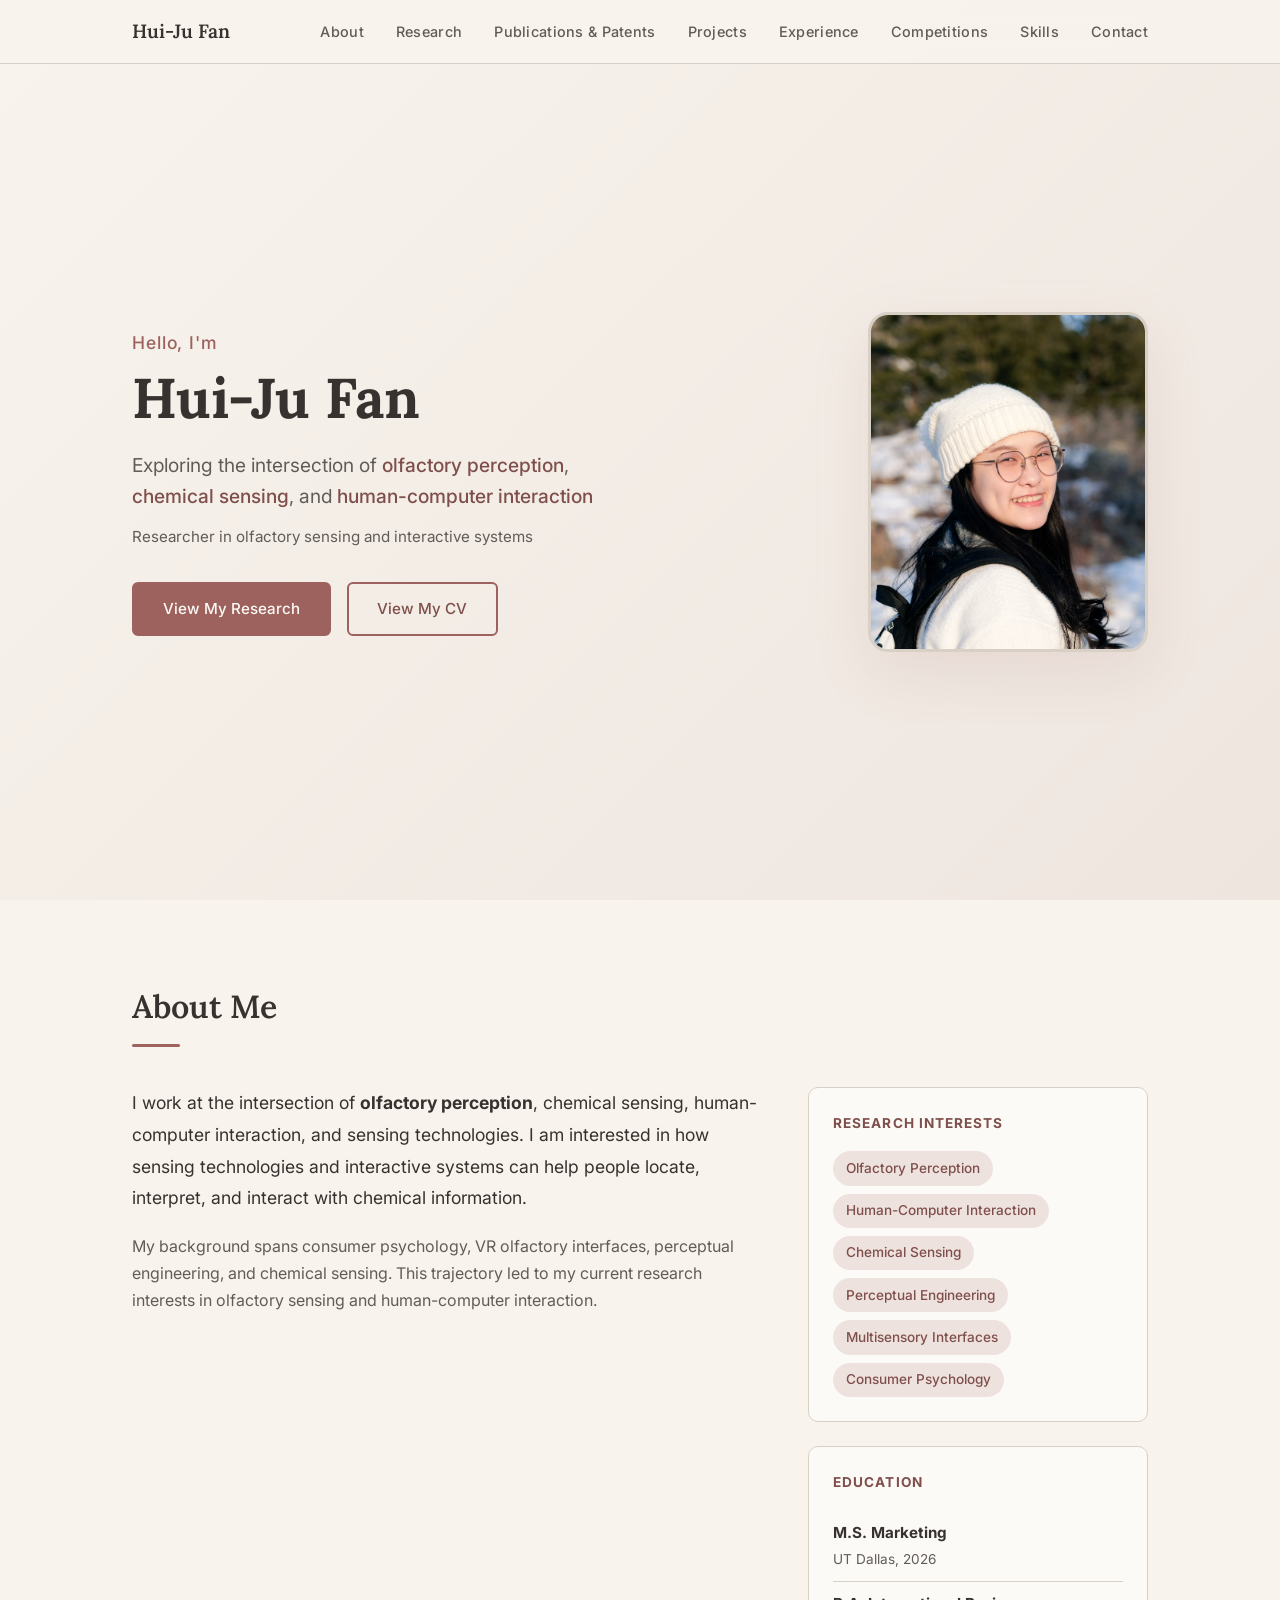
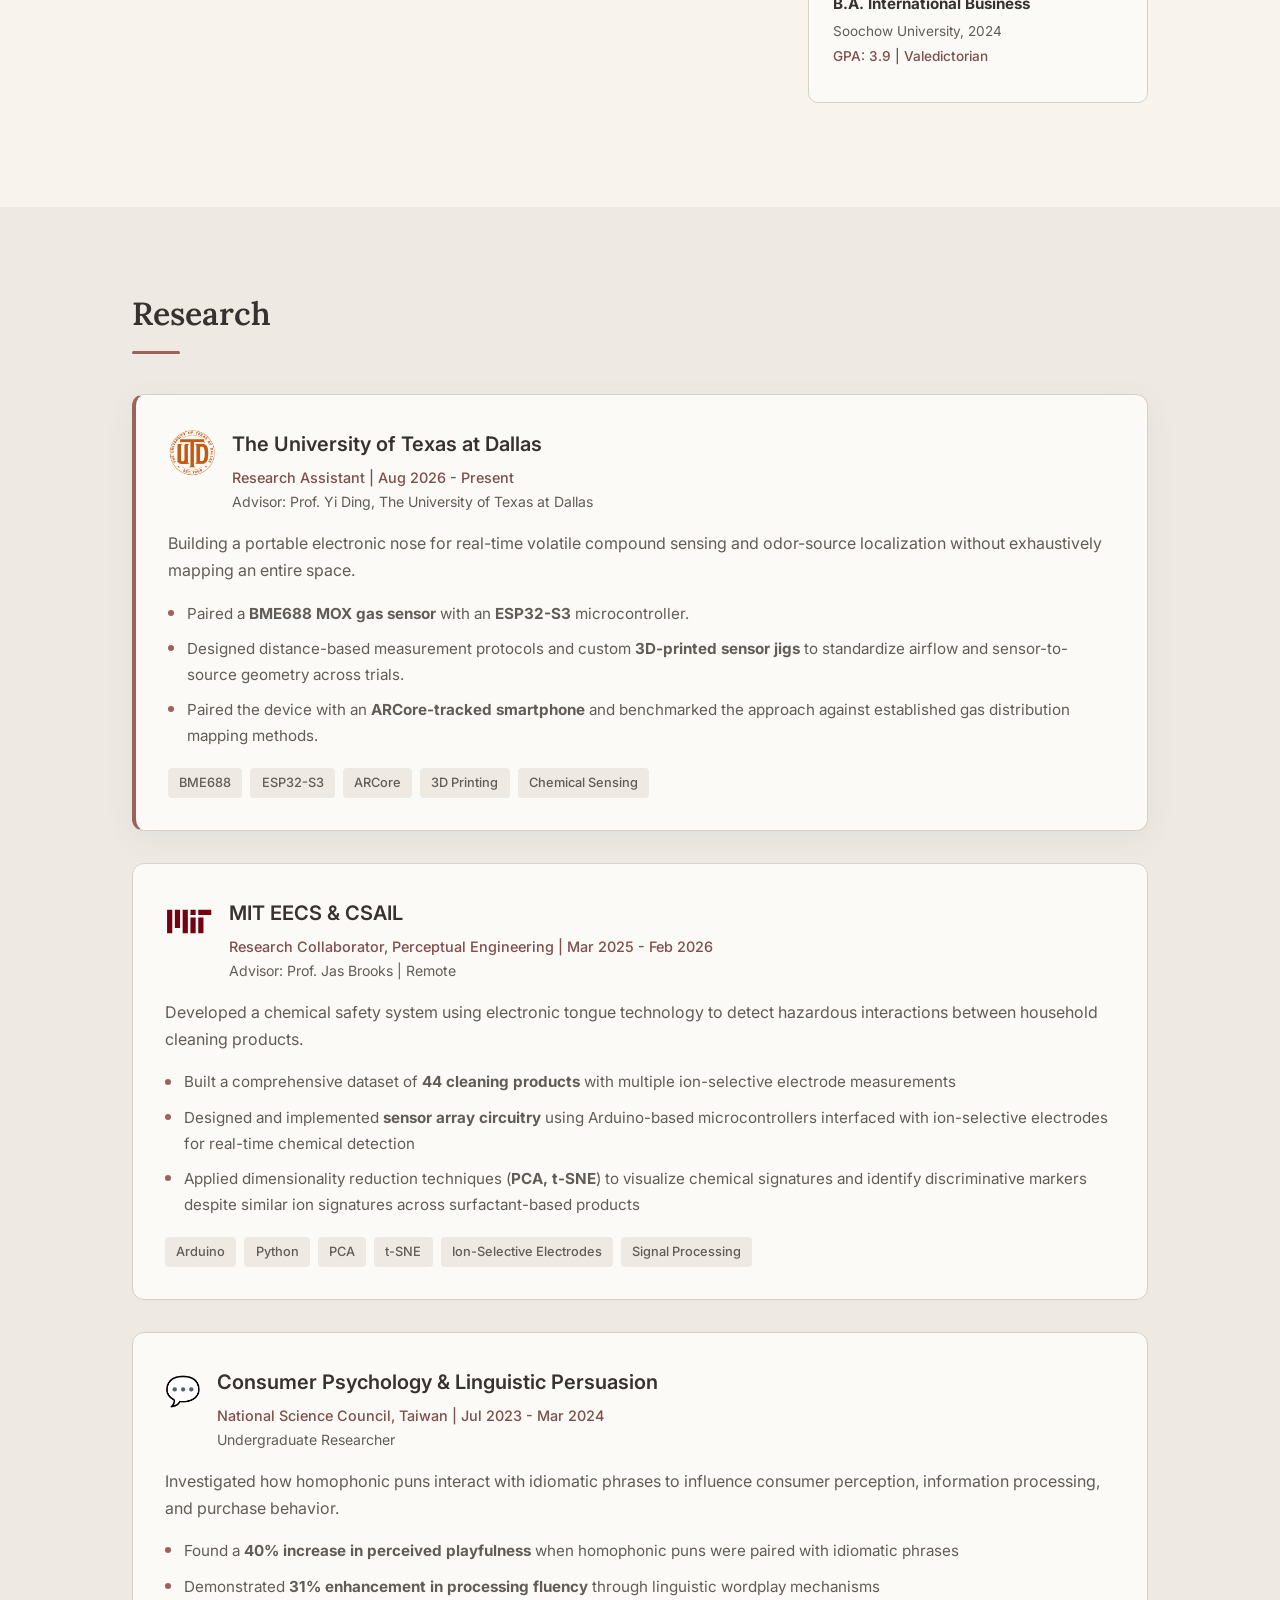
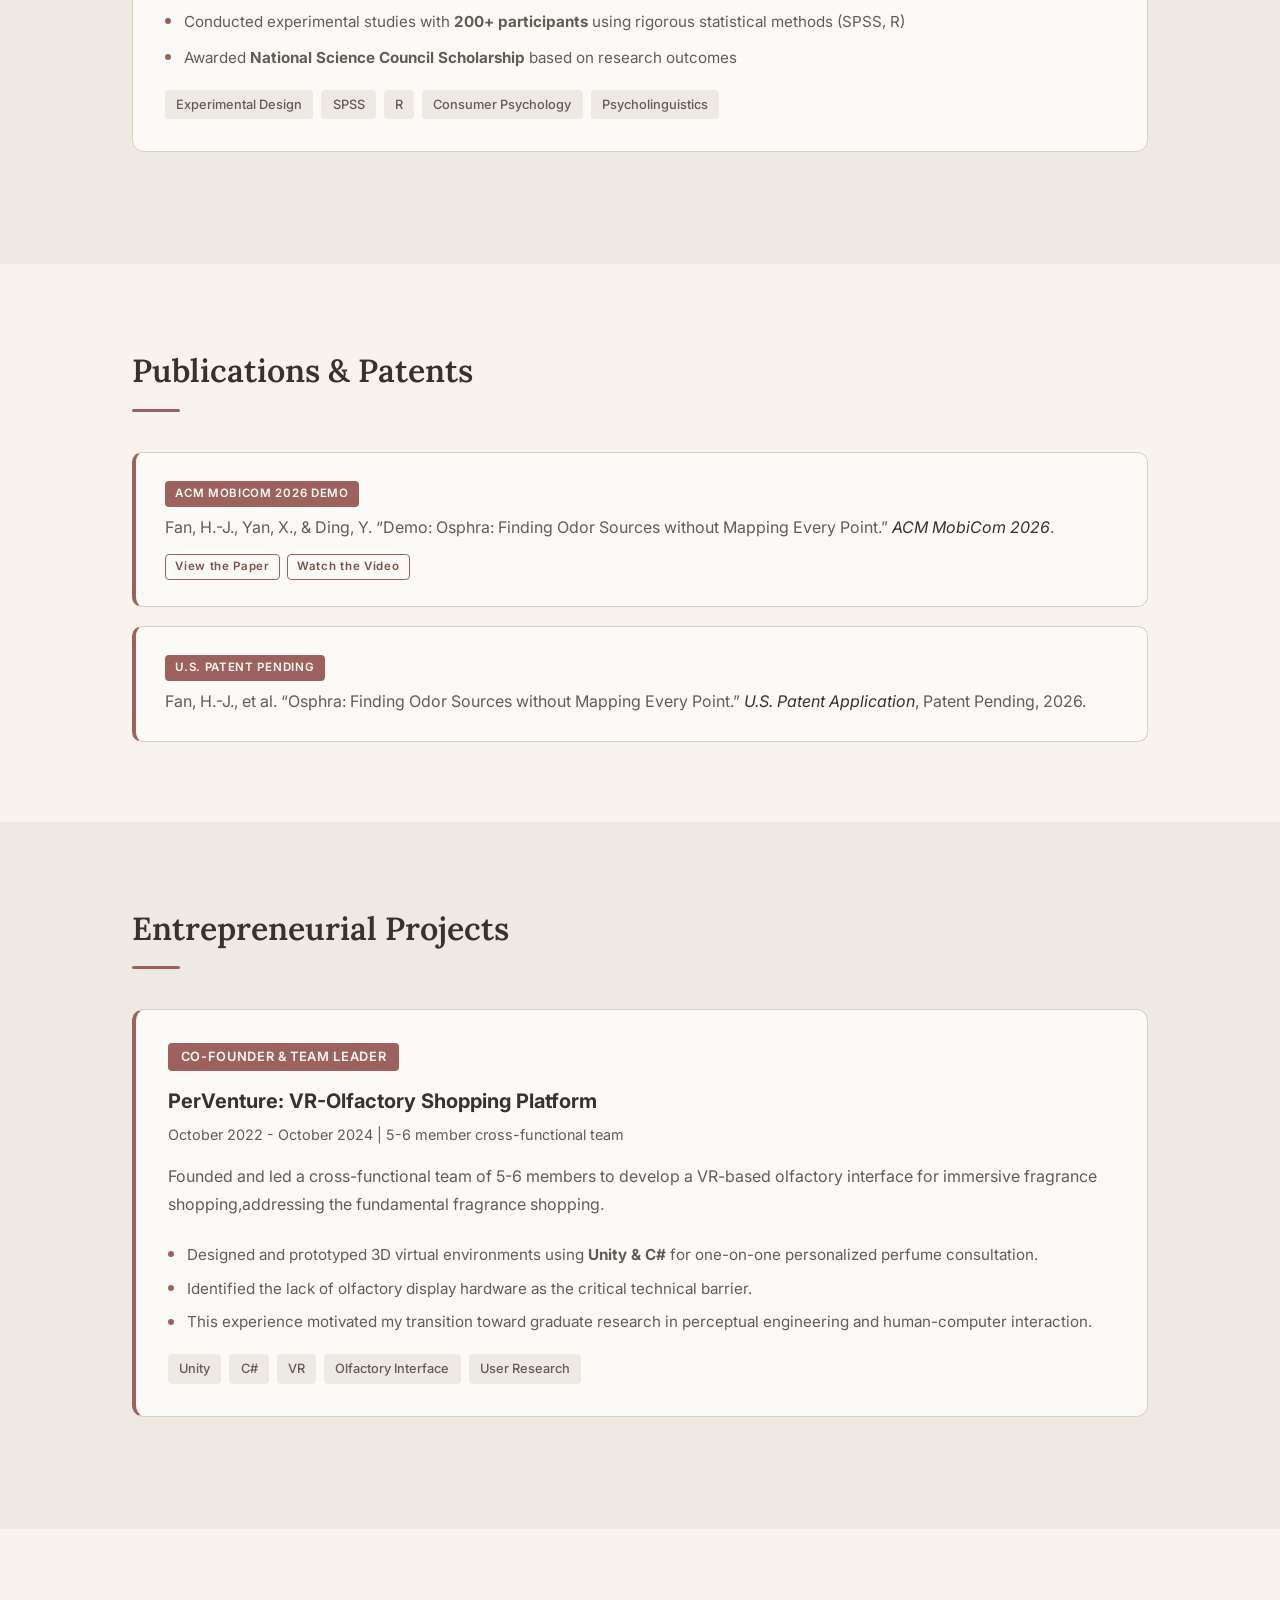
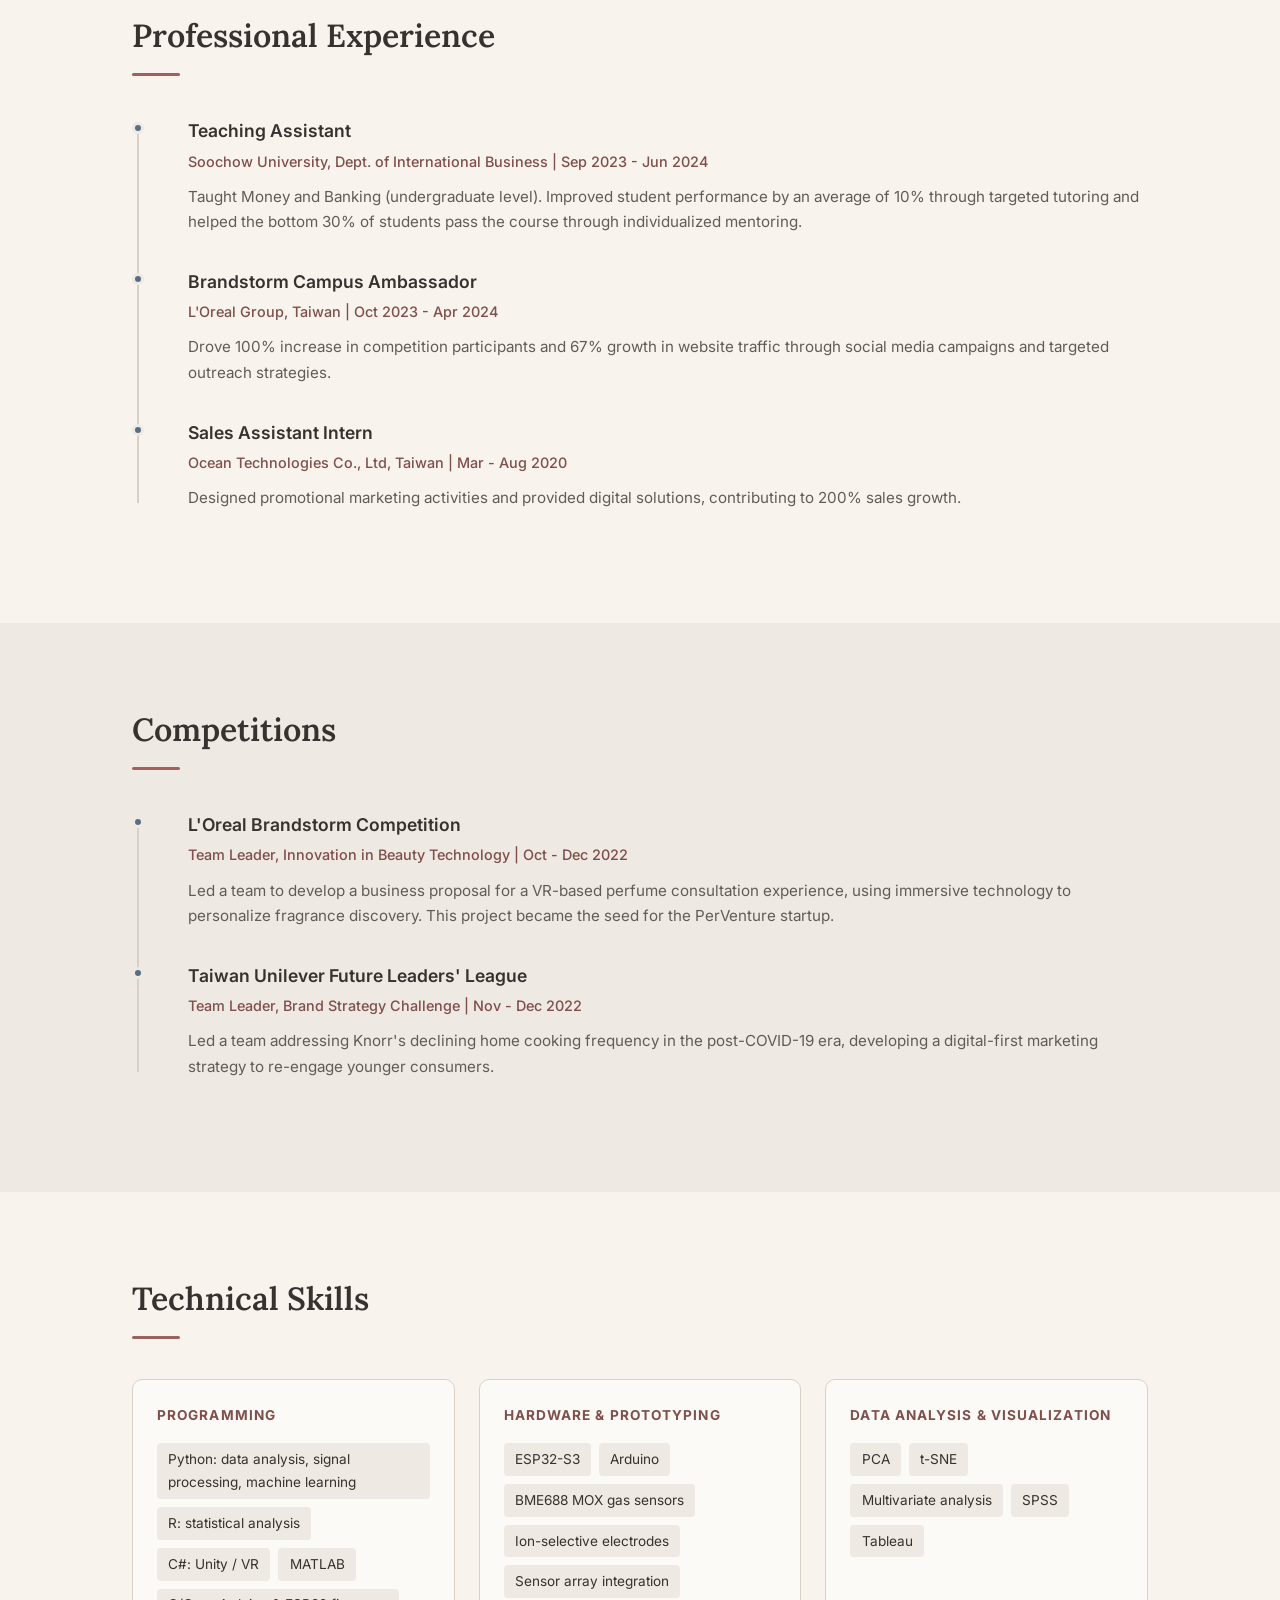
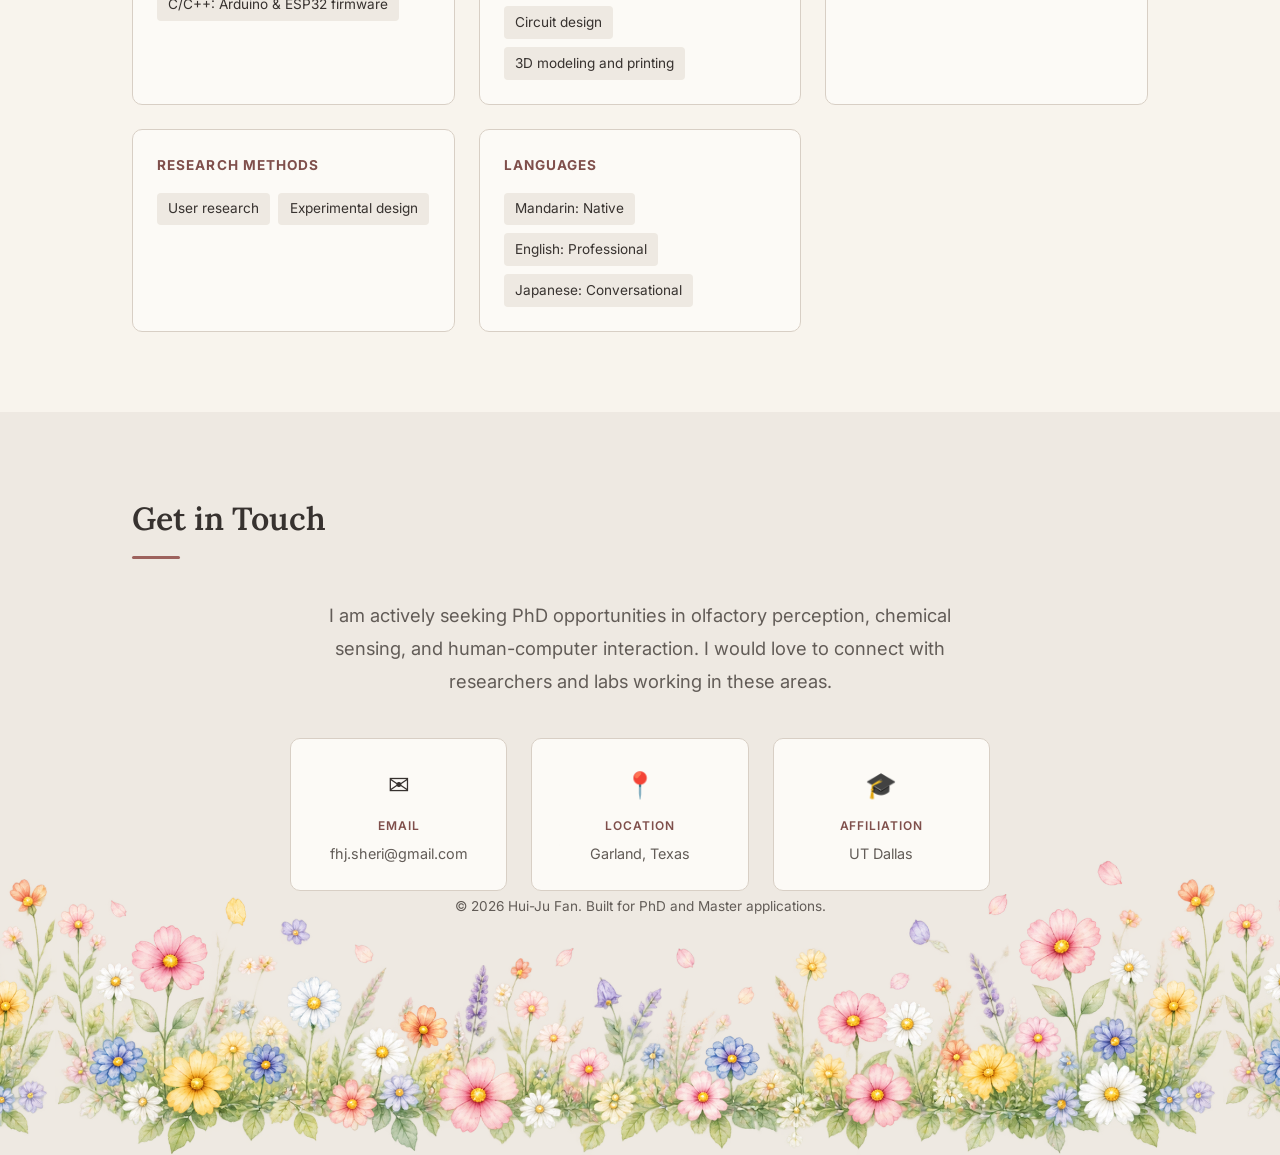
<file: index.html>
<!DOCTYPE html>
<html lang="en">
<head>
    <meta charset="UTF-8">
    <meta name="viewport" content="width=device-width, initial-scale=1.0">
    <title>Hui-Ju Fan | Olfactory Perception & HCI Researcher</title>
    <link rel="preconnect" href="https://fonts.googleapis.com">
    <link rel="preconnect" href="https://fonts.gstatic.com" crossorigin>
    <link href="https://fonts.googleapis.com/css2?family=Inter:wght@300;400;500;600;700&family=Lora:ital,wght@0,400;0,600;1,400&display=swap" rel="stylesheet">
    <link rel="stylesheet" href="style.css?v=20261029-name2">
</head>
<body>

    <!-- Navigation -->
    <nav class="navbar" id="navbar">
        <div class="nav-container">
            <a href="#hero" class="nav-logo">Hui-Ju Fan</a>
            <button class="nav-toggle" id="nav-toggle" aria-label="Toggle navigation">
                <span></span><span></span><span></span>
            </button>
            <ul class="nav-links" id="nav-links">
                <li><a href="#about">About</a></li>
                <li><a href="#research">Research</a></li>
                <li><a href="#publications">Publications &amp; Patents</a></li>
                <li><a href="#projects">Projects</a></li>
                <li><a href="#experience">Experience</a></li>
                <li><a href="#competitions">Competitions</a></li>
                <li><a href="#skills">Skills</a></li>
                <li><a href="#contact">Contact</a></li>
            </ul>
        </div>
    </nav>

    <div class="flower-field" id="flower-field" aria-hidden="true"></div>

    <!-- Hero Section -->
    <section class="hero" id="hero">
        <div class="hero-container">
            <div class="hero-text">
                <p class="hero-greeting">Hello, I'm</p>
                <h1 class="hero-name">Hui-Ju Fan</h1>
                <p class="hero-tagline">Exploring the intersection of <em>olfactory perception</em>,<br>
                <em>chemical sensing</em>, and <em>human-computer interaction</em></p>
                <p class="hero-affiliation">Researcher in olfactory sensing and interactive systems</p>
                <div class="hero-cta">
                    <a href="#research" class="btn btn-primary">View My Research</a>
                    <a href="./Hui-Ju-Fan-CV.pdf?v=20261129" class="btn btn-outline" target="_blank" rel="noopener noreferrer">View My CV</a>
                </div>
            </div>
            <div class="hero-portrait">
                <div class="portrait-frame">
                    <img src="her3.JPG" alt="Hui-Ju Fan">
                </div>
            </div>
        </div>
    </section>

    <!-- About Section -->
    <section class="section" id="about">
        <div class="container">
            <h2 class="section-title">About Me</h2>
            <div class="about-content">
                <div class="about-text">
                    <p class="about-lead">
                        I work at the intersection of <strong>olfactory perception</strong>, chemical sensing,
                        human-computer interaction, and sensing technologies. I am interested in how sensing
                        technologies and interactive systems can help people locate, interpret, and interact
                        with chemical information.
                    </p>
                    <p>
                        My background spans consumer psychology, VR olfactory interfaces, perceptual engineering,
                        and chemical sensing. This trajectory led to my current research interests in olfactory
                        sensing and human-computer interaction.
                    </p>
                </div>
                <div class="about-sidebar">
                    <div class="info-card">
                        <h3>Research Interests</h3>
                        <ul class="interest-tags">
                            <li>Olfactory Perception</li>
                            <li>Human-Computer Interaction</li>
                            <li>Chemical Sensing</li>
                            <li>Perceptual Engineering</li>
                            <li>Multisensory Interfaces</li>
                            <li>Consumer Psychology</li>
                        </ul>
                    </div>
                    <div class="info-card">
                        <h3>Education</h3>
                        <div class="edu-item">
                            <strong>M.S. Marketing</strong>
                            <span>UT Dallas, 2026</span>
                        </div>
                        <div class="edu-item">
                            <strong>B.A. International Business</strong>
                            <span>Soochow University, 2024</span>
                            <span class="gpa">GPA: 3.9 | Valedictorian</span>
                        </div>
                    </div>
                </div>
            </div>
        </div>
    </section>

    <!-- Research Section -->
    <section class="section section-alt" id="research">
        <div class="container">
            <h2 class="section-title">Research</h2>

            <div class="research-item research-item-primary">
                <div class="research-header">
                    <div class="research-icon research-logo"><img src="assets/logos/utd.png" alt="UT Dallas logo"></div>
                    <div>
                        <h3>The University of Texas at Dallas</h3>
                        <p class="research-meta">Research Assistant | Aug 2026 - Present</p>
                        <p class="research-role">Advisor: Prof. Yi Ding, The University of Texas at Dallas</p>
                    </div>
                </div>
                <p class="research-desc">Building a portable electronic nose for real-time volatile compound sensing and odor-source localization without exhaustively mapping an entire space.</p>
                <ul class="research-details">
                    <li>Paired a <strong>BME688 MOX gas sensor</strong> with an <strong>ESP32-S3</strong> microcontroller.</li>
                    <li>Designed distance-based measurement protocols and custom <strong>3D-printed sensor jigs</strong> to standardize airflow and sensor-to-source geometry across trials.</li>
                    <li>Paired the device with an <strong>ARCore-tracked smartphone</strong> and benchmarked the approach against established gas distribution mapping methods.</li>
                </ul>
                <div class="research-tags"><span>BME688</span><span>ESP32-S3</span><span>ARCore</span><span>3D Printing</span><span>Chemical Sensing</span></div>
            </div>

            <div class="research-item">
                <div class="research-header">
                    <div class="research-icon research-logo"><img src="assets/logos/mit.svg" alt="MIT logo"></div>
                    <div>
                        <h3>MIT EECS &amp; CSAIL</h3>
                        <p class="research-meta">Research Collaborator, Perceptual Engineering | Mar 2025 - Feb 2026</p>
                        <p class="research-role">Advisor: Prof. Jas Brooks | Remote</p>
                    </div>
                </div>
                <p class="research-desc">
                    Developed a chemical safety system using electronic tongue technology to detect hazardous interactions between household cleaning products.
                </p>
                <ul class="research-details">
                    <li>Built a comprehensive dataset of <strong>44 cleaning products</strong> with multiple
                        ion-selective electrode measurements</li>
                    <li>Designed and implemented <strong>sensor array circuitry</strong> using Arduino-based
                        microcontrollers interfaced with ion-selective electrodes for real-time chemical detection</li>
                    <li>Applied dimensionality reduction techniques (<strong>PCA, t-SNE</strong>) to visualize
                        chemical signatures and identify discriminative markers despite similar ion signatures across surfactant-based products</li>
                </ul>
                <div class="research-tags">
                    <span>Arduino</span><span>Python</span><span>PCA</span><span>t-SNE</span>
                    <span>Ion-Selective Electrodes</span><span>Signal Processing</span>
                </div>
            </div>

            <div class="research-item">
                <div class="research-header">
                    <div class="research-icon">&#128172;</div>
                    <div>
                        <h3>Consumer Psychology & Linguistic Persuasion</h3>
                        <p class="research-meta">National Science Council, Taiwan | Jul 2023 - Mar 2024</p>
                        <p class="research-role">Undergraduate Researcher</p>
                    </div>
                </div>
                <p class="research-desc">
                    Investigated how homophonic puns interact with idiomatic phrases to influence consumer
                    perception, information processing, and purchase behavior.
                </p>
                <ul class="research-details">
                    <li>Found a <strong>40% increase in perceived playfulness</strong> when homophonic puns
                        were paired with idiomatic phrases</li>
                    <li>Demonstrated <strong>31% enhancement in processing fluency</strong> through
                        linguistic wordplay mechanisms</li>
                    <li>Conducted experimental studies with <strong>200+ participants</strong> using
                        rigorous statistical methods (SPSS, R)</li>
                    <li>Awarded <strong>National Science Council Scholarship</strong> based on research outcomes</li>
                </ul>
                <div class="research-tags">
                    <span>Experimental Design</span><span>SPSS</span><span>R</span>
                    <span>Consumer Psychology</span><span>Psycholinguistics</span>
                </div>
            </div>
        </div>
    </section>

    <section class="section" id="publications">
        <div class="container">
            <h2 class="section-title">Publications &amp; Patents</h2>
            <article class="publication-item">
                <span class="status-badge">ACM MobiCom 2026 Demo</span>
                <p class="publication-citation">Fan, H.-J., Yan, X., &amp; Ding, Y. “Demo: Osphra: Finding Odor Sources without Mapping Every Point.” <em>ACM MobiCom 2026</em>.</p>
                <div class="publication-links">
                    <a href="./papers/Osphra-MobiCom2026-Demo.pdf?v=20261029" class="btn btn-outline" target="_blank" rel="noopener noreferrer">View the Paper</a>
                    <a href="https://youtu.be/jd2C0EYMIt8" class="btn btn-outline" target="_blank" rel="noopener noreferrer">Watch the Video</a>
                </div>
            </article>
            <article class="publication-item">
                <span class="status-badge">U.S. Patent Pending</span>
                <p class="publication-citation">Fan, H.-J., et al. “Osphra: Finding Odor Sources without Mapping Every Point.” <em>U.S. Patent Application</em>, Patent Pending, 2026.</p>
            </article>
        </div>
    </section>

    <!-- Projects Section -->
    <section class="section section-alt" id="projects">
        <div class="container">
            <h2 class="section-title">Entrepreneurial Projects</h2>

            <div class="project-card featured">
                <div class="project-badge">Co-Founder &amp; Team Leader</div>
                <h3>PerVenture: VR-Olfactory Shopping Platform</h3>
                <p class="project-period">October 2022 - October 2024 | 5-6 member cross-functional team</p>
                <p class="project-desc">
                    Founded and led a cross-functional team of 5-6 members to develop a VR-based
                    olfactory interface for immersive fragrance shopping,addressing the fundamental
                        fragrance shopping.
                </p>
                <ul class="project-details">
                    <li>Designed and prototyped 3D virtual environments using <strong>Unity &amp; C#</strong> for one-on-one personalized perfume consultation.</li>
                    <li>Identified the lack of olfactory display hardware as the critical technical barrier.</li>
                    <li>This experience motivated my transition toward graduate research in perceptual engineering and human-computer interaction.</li>
                </ul>
                <div class="research-tags">
                    <span>Unity</span><span>C#</span><span>VR</span>
                    <span>Olfactory Interface</span><span>User Research</span>
                </div>
            </div>

        </div>
    </section>

    <!-- Experience Section -->
    <section class="section" id="experience">
        <div class="container">
            <h2 class="section-title">Professional Experience</h2>
            <div class="timeline">
                <div class="timeline-item">
                    <div class="timeline-marker"></div>
                    <div class="timeline-content">
                        <h3>Teaching Assistant</h3>
                        <p class="timeline-meta">Soochow University, Dept. of International Business | Sep 2023 - Jun 2024</p>
                        <p>Taught Money and Banking (undergraduate level). Improved student performance by
                           an average of 10% through targeted tutoring and helped the bottom 30% of students
                           pass the course through individualized mentoring.</p>
                    </div>
                </div>
                <div class="timeline-item">
                    <div class="timeline-marker"></div>
                    <div class="timeline-content">
                        <h3>Brandstorm Campus Ambassador</h3>
                        <p class="timeline-meta">L'Oreal Group, Taiwan | Oct 2023 - Apr 2024</p>
                        <p>Drove 100% increase in competition participants and 67% growth in website traffic
                           through social media campaigns and targeted outreach strategies.</p>
                    </div>
                </div>
                <div class="timeline-item">
                    <div class="timeline-marker"></div>
                    <div class="timeline-content">
                        <h3>Sales Assistant Intern</h3>
                        <p class="timeline-meta">Ocean Technologies Co., Ltd, Taiwan | Mar - Aug 2020</p>
                        <p>Designed promotional marketing activities and provided digital solutions,
                           contributing to 200% sales growth.</p>
                    </div>
                </div>
            </div>
        </div>
    </section>

    <!-- Competitions Section -->
    <section class="section section-alt" id="competitions">
        <div class="container">
            <h2 class="section-title">Competitions</h2>
            <div class="timeline">
                <div class="timeline-item">
                    <div class="timeline-marker"></div>
                    <div class="timeline-content">
                        <h3>L'Oreal Brandstorm Competition</h3>
                        <p class="timeline-meta">Team Leader, Innovation in Beauty Technology | Oct - Dec 2022</p>
                        <p>Led a team to develop a business proposal for a VR-based perfume consultation
                           experience, using immersive technology to personalize fragrance discovery. This
                           project became the seed for the PerVenture startup.</p>
                    </div>
                </div>
                <div class="timeline-item">
                    <div class="timeline-marker"></div>
                    <div class="timeline-content">
                        <h3>Taiwan Unilever Future Leaders' League</h3>
                        <p class="timeline-meta">Team Leader, Brand Strategy Challenge | Nov - Dec 2022</p>
                        <p>Led a team addressing Knorr's declining home cooking frequency in the post-COVID-19
                           era, developing a digital-first marketing strategy to re-engage younger consumers.</p>
                    </div>
                </div>
            </div>
        </div>
    </section>

    <!-- Skills Section -->
    <section class="section" id="skills">
        <div class="container">
            <h2 class="section-title">Technical Skills</h2>
            <div class="skills-grid">
                <div class="skill-category">
                    <h3>Programming</h3>
                    <div class="skill-items">
                        <span>Python: data analysis, signal processing, machine learning</span>
                        <span>R: statistical analysis</span><span>C#: Unity / VR</span>
                        <span>MATLAB</span><span>C/C++: Arduino &amp; ESP32 firmware</span>
                    </div>
                </div>
                <div class="skill-category">
                    <h3>Hardware &amp; Prototyping</h3>
                    <div class="skill-items">
                        <span>ESP32-S3</span><span>Arduino</span><span>BME688 MOX gas sensors</span>
                        <span>Ion-selective electrodes</span><span>Sensor array integration</span>
                        <span>Circuit design</span><span>3D modeling and printing</span>
                    </div>
                </div>
                <div class="skill-category">
                    <h3>Data Analysis &amp; Visualization</h3>
                    <div class="skill-items">
                        <span>PCA</span><span>t-SNE</span><span>Multivariate analysis</span>
                        <span>SPSS</span><span>Tableau</span>
                    </div>
                </div>
                <div class="skill-category">
                    <h3>Research Methods</h3>
                    <div class="skill-items">
                        <span>User research</span><span>Experimental design</span>
                    </div>
                </div>
                <div class="skill-category">
                    <h3>Languages</h3>
                    <div class="skill-items">
                        <span>Mandarin: Native</span><span>English: Professional</span>
                        <span>Japanese: Conversational</span>
                    </div>
                </div>
            </div>
        </div>
    </section>

    <!-- Contact Section -->
    <section class="section section-alt" id="contact">
        <div class="container">
            <h2 class="section-title">Get in Touch</h2>
            <div class="contact-content">
                <p class="contact-lead">
                    I am actively seeking PhD opportunities in olfactory perception, chemical sensing,
                    and human-computer interaction. I would love to connect with researchers and labs
                    working in these areas.
                </p>
                <div class="contact-grid">
                    <a href="mailto:fhj.sheri@gmail.com" class="contact-card">
                        <div class="contact-icon">&#9993;</div>
                        <span class="contact-label">Email</span>
                        <span class="contact-value">fhj.sheri@gmail.com</span>
                    </a>
                    <div class="contact-card">
                        <div class="contact-icon">&#128205;</div>
                        <span class="contact-label">Location</span>
                        <span class="contact-value">Garland, Texas</span>
                    </div>
                    <div class="contact-card">
                        <div class="contact-icon">&#127891;</div>
                        <span class="contact-label">Affiliation</span>
                        <span class="contact-value">UT Dallas</span>
                    </div>
                </div>
            </div>
        </div>
    </section>

    <!-- Footer -->
    <footer class="footer">
        <div class="footer-panel">
            <div class="footer-meadow" aria-hidden="true">
                <img src="assets/footer-meadow.png?v=3" alt="">
                <img src="assets/footer-meadow.png?v=3" alt="">
                <img src="assets/footer-meadow.png?v=3" alt="">
            </div>
            <div class="container footer-content">
                <p>&copy; 2026 Hui-Ju Fan. Built for PhD and Master applications.</p>
            </div>
        </div>
    </footer>

    <script src="script.js?v=20261029"></script>
</body>
</html>
</file>
<file: style.css>
/* ===== CSS Variables ===== */
:root {
    --color-bg: #f8f4ed;
    --color-bg-alt: #eee9e2;
    --color-text: #37322f;
    --color-text-secondary: #625c57;
    --color-accent: #566f86;
    --color-accent-light: #e7ebed;
    --color-accent-dark: #3d5367;
    --color-highlight: #9d625d;
    --color-highlight-dark: #7f4f4b;
    --color-white: #fcfaf6;
    --color-border: #d8cfc5;
    --font-sans: 'Inter', -apple-system, BlinkMacSystemFont, sans-serif;
    --font-serif: 'Lora', Georgia, serif;
    --max-width: 1080px;
    --nav-height: 64px;
}

/* ===== Reset & Base ===== */
*, *::before, *::after {
    margin: 0;
    padding: 0;
    box-sizing: border-box;
}

html {
    scroll-behavior: smooth;
    scroll-padding-top: var(--nav-height);
}

body {
    font-family: var(--font-sans);
    font-size: 16px;
    line-height: 1.7;
    color: var(--color-text);
    background: var(--color-bg);
    -webkit-font-smoothing: antialiased;
    overflow-x: hidden;
}

/* ===== Watercolor Flower Background ===== */
.hero,
.section {
    position: relative;
    overflow: hidden;
}

.hero-container,
.section > .container {
    position: relative;
    z-index: 1;
}

.flower-field {
    position: fixed;
    inset: 0;
    z-index: 1;
    overflow: hidden;
    pointer-events: none;
    user-select: none;
    -webkit-mask-image: linear-gradient(
        to bottom,
        #000 0,
        #000 calc(var(--footer-fade-top, 120vh) - 90px),
        transparent var(--footer-fade-top, 120vh),
        transparent 100%
    );
    mask-image: linear-gradient(
        to bottom,
        #000 0,
        #000 calc(var(--footer-fade-top, 120vh) - 90px),
        transparent var(--footer-fade-top, 120vh),
        transparent 100%
    );
}

.flower {
    position: absolute;
    width: var(--flower-size, 44px);
    height: var(--flower-size, 44px);
    object-fit: contain;
    top: -90px;
    left: var(--flower-left, 4%);
    opacity: 0;
    transform: translate3d(0, 0, 0) rotate(var(--flower-tilt, 0deg));
    animation: flower-page-fall var(--flower-duration, 18s) linear var(--flower-delay, 0s) infinite;
    will-change: transform;
}

.flower--pink { --drift-x: 8px; --drift-y: -13px; --drift-rotate: 5deg; }
.flower--blue { --drift-x: -6px; --drift-y: 10px; --drift-rotate: -4deg; }
.flower--white { --drift-x: 5px; --drift-y: -9px; --drift-rotate: 3deg; }
.flower--purple { --drift-x: -9px; --drift-y: 15px; --drift-rotate: -6deg; }
.flower--yellow { --drift-x: 7px; --drift-y: 12px; --drift-rotate: 4deg; }
.flower--coral { --drift-x: -8px; --drift-y: -11px; --drift-rotate: -5deg; }
.flower--hydrangea { --drift-x: 5px; --drift-y: 8px; --drift-rotate: 3deg; }
.flower--blossom { --drift-x: -6px; --drift-y: -14px; --drift-rotate: -4deg; }

@keyframes flower-page-fall {
    0% {
        opacity: 0;
        transform: translate3d(0, -10vh, 0) rotate(var(--flower-tilt, 0deg));
    }
    4% {
        opacity: var(--flower-opacity, 0.38);
    }
    50% {
        opacity: var(--flower-opacity, 0.38);
        transform: translate3d(var(--drift-x, 6px), 55vh, 0)
            rotate(calc(var(--flower-tilt, 0deg) + var(--drift-rotate, 4deg)));
    }
    94% {
        opacity: var(--flower-opacity, 0.38);
    }
    100% {
        opacity: 0;
        transform: translate3d(0, 115vh, 0)
            rotate(calc(var(--flower-tilt, 0deg) - var(--drift-rotate, 4deg)));
    }
}

/* ===== Navigation ===== */
.navbar {
    position: fixed;
    top: 0;
    left: 0;
    right: 0;
    height: var(--nav-height);
    background: rgba(248, 244, 237, 0.92);
    backdrop-filter: blur(12px);
    -webkit-backdrop-filter: blur(12px);
    border-bottom: 1px solid var(--color-border);
    z-index: 1000;
    transition: box-shadow 0.3s ease;
}

.navbar.scrolled {
    box-shadow: 0 2px 20px rgba(55, 50, 47, 0.06);
}

.nav-container {
    max-width: var(--max-width);
    margin: 0 auto;
    padding: 0 2rem;
    height: 100%;
    display: flex;
    align-items: center;
    justify-content: space-between;
}

.nav-logo {
    font-family: var(--font-serif);
    font-size: 1.2rem;
    font-weight: 600;
    color: var(--color-text);
    text-decoration: none;
}

.nav-links {
    display: flex;
    list-style: none;
    gap: 2rem;
}

.nav-links a {
    text-decoration: none;
    color: var(--color-text-secondary);
    font-size: 0.9rem;
    font-weight: 500;
    letter-spacing: 0.02em;
    transition: color 0.2s ease;
}

.nav-links a:hover {
    color: var(--color-highlight-dark);
}

.nav-links a.active {
    color: var(--color-white);
    background: var(--color-highlight);
    border-radius: 999px;
    padding: 0.38rem 0.8rem;
}

.nav-links a.active:hover {
    color: var(--color-white);
    background: var(--color-highlight-dark);
}

.nav-toggle {
    display: none;
    flex-direction: column;
    gap: 5px;
    background: none;
    border: none;
    cursor: pointer;
    padding: 4px;
}

.nav-toggle span {
    display: block;
    width: 22px;
    height: 2px;
    background: var(--color-text);
    transition: all 0.3s ease;
}

/* ===== Hero ===== */
.hero {
    min-height: 100vh;
    display: flex;
    align-items: center;
    padding-top: var(--nav-height);
    background: linear-gradient(135deg, var(--color-bg) 0%, #eee5df 100%);
}

.hero-container {
    max-width: var(--max-width);
    margin: 0 auto;
    padding: 4rem 2rem;
    display: flex;
    align-items: center;
    gap: 4rem;
    width: 100%;
}

.hero-text {
    flex: 1;
}

.hero-greeting {
    font-size: 1.1rem;
    color: var(--color-highlight);
    font-weight: 500;
    margin-bottom: 0.5rem;
    letter-spacing: 0.05em;
}

.hero-name {
    font-family: var(--font-serif);
    font-size: 3.5rem;
    font-weight: 700;
    color: var(--color-text);
    line-height: 1.15;
    margin-bottom: 1.2rem;
}

.hero-tagline {
    font-size: 1.2rem;
    line-height: 1.6;
    color: var(--color-text-secondary);
    margin-bottom: 0.8rem;
}

.hero-tagline em {
    color: var(--color-highlight-dark);
    font-style: normal;
    font-weight: 500;
}

.hero-affiliation {
    font-size: 0.95rem;
    color: var(--color-text-secondary);
    margin-bottom: 2rem;
}

.hero-cta {
    display: flex;
    gap: 1rem;
}

.hero-portrait {
    flex-shrink: 0;
}

.portrait-frame {
    width: 280px;
    height: 340px;
    border-radius: 20px;
    overflow: hidden;
    border: 3px solid var(--color-border);
    box-shadow: 0 20px 60px rgba(157, 98, 93, 0.12);
}

.portrait-frame img {
    width: 100%;
    height: 100%;
    object-fit: cover;
}

/* ===== Buttons ===== */
.btn {
    display: inline-block;
    padding: 0.75rem 1.8rem;
    border-radius: 6px;
    font-size: 0.95rem;
    font-weight: 500;
    text-decoration: none;
    transition: all 0.2s ease;
    cursor: pointer;
}

.btn-primary {
    background: var(--color-highlight);
    color: var(--color-white);
    border: 2px solid var(--color-highlight);
}

.btn-primary:hover {
    background: var(--color-highlight-dark);
    border-color: var(--color-highlight-dark);
    transform: translateY(-1px);
    box-shadow: 0 4px 12px rgba(157, 98, 93, 0.22);
}

.btn-outline {
    background: transparent;
    color: var(--color-highlight-dark);
    border: 2px solid var(--color-highlight);
}

.btn-outline:hover {
    background: var(--color-highlight);
    color: var(--color-white);
    transform: translateY(-1px);
}

/* ===== Sections ===== */
.section {
    padding: 5rem 0;
}

.section-alt {
    background: var(--color-bg-alt);
}

.container {
    max-width: var(--max-width);
    margin: 0 auto;
    padding: 0 2rem;
}

.section-title {
    font-family: var(--font-serif);
    font-size: 2rem;
    font-weight: 600;
    margin-bottom: 2.5rem;
    color: var(--color-text);
    position: relative;
    padding-bottom: 0.8rem;
}

.section-title::after {
    content: '';
    position: absolute;
    bottom: 0;
    left: 0;
    width: 48px;
    height: 3px;
    background: var(--color-highlight);
    border-radius: 2px;
}

/* ===== About ===== */
.about-content {
    display: grid;
    grid-template-columns: 1fr 340px;
    gap: 3rem;
    align-items: start;
}

.about-text p {
    margin-bottom: 1.2rem;
    color: var(--color-text-secondary);
}

.about-lead {
    font-size: 1.1rem;
    color: var(--color-text) !important;
    line-height: 1.8;
}

.about-goal {
    background: var(--color-accent-light);
    padding: 1.2rem 1.5rem;
    border-radius: 8px;
    border-left: 4px solid var(--color-accent);
    color: var(--color-text) !important;
}

.info-card {
    background: var(--color-white);
    border: 1px solid var(--color-border);
    border-radius: 10px;
    padding: 1.5rem;
    margin-bottom: 1.5rem;
}

.info-card h3 {
    font-size: 0.85rem;
    text-transform: uppercase;
    letter-spacing: 0.08em;
    color: var(--color-highlight-dark);
    margin-bottom: 1rem;
}

.about-sidebar .info-card h3 {
    color: var(--color-highlight-dark);
}

.interest-tags {
    list-style: none;
    display: flex;
    flex-wrap: wrap;
    gap: 0.5rem;
}

.interest-tags li {
    background: var(--color-accent-light);
    color: var(--color-highlight-dark);
    padding: 0.35rem 0.8rem;
    border-radius: 20px;
    font-size: 0.85rem;
    font-weight: 500;
}

.about-sidebar .interest-tags li {
    background: #eee2df;
    color: var(--color-highlight-dark);
}

.edu-item {
    padding: 0.6rem 0;
    border-bottom: 1px solid var(--color-border);
    display: flex;
    flex-direction: column;
    gap: 0.15rem;
}

.edu-item:last-child {
    border-bottom: none;
}

.edu-item strong {
    font-size: 0.95rem;
}

.edu-item span {
    font-size: 0.85rem;
    color: var(--color-text-secondary);
}

.gpa {
    color: var(--color-highlight-dark) !important;
    font-weight: 500;
}

.about-sidebar .gpa {
    color: var(--color-highlight-dark) !important;
}

/* ===== Research ===== */
.research-item {
    background: var(--color-white);
    border: 1px solid var(--color-border);
    border-radius: 12px;
    padding: 2rem;
    margin-bottom: 2rem;
    transition: box-shadow 0.3s ease;
}

.research-item:hover {
    box-shadow: 0 8px 30px rgba(55, 50, 47, 0.06);
}

.research-item-primary {
    border-left: 4px solid var(--color-highlight);
    box-shadow: 0 8px 28px rgba(86, 111, 134, 0.08);
}

.current-label,
.status-badge {
    display: inline-block;
    margin-bottom: 0.45rem;
    padding: 0.2rem 0.65rem;
    border-radius: 4px;
    background: var(--color-highlight);
    color: var(--color-white);
    font-size: 0.72rem;
    font-weight: 600;
    letter-spacing: 0.06em;
    text-transform: uppercase;
}

.status-labels {
    display: flex;
    flex-wrap: wrap;
    gap: 0.5rem;
}

.research-header {
    display: flex;
    align-items: flex-start;
    gap: 1rem;
    margin-bottom: 1rem;
}

.research-icon {
    font-size: 1.8rem;
    flex-shrink: 0;
    margin-top: 2px;
}

.research-logo {
    width: 48px;
    height: 48px;
    display: flex;
    align-items: center;
    justify-content: center;
}

.research-logo img {
    max-width: 100%;
    max-height: 100%;
    object-fit: contain;
    /* Lets the white background of the UTD seal blend into the card */
    mix-blend-mode: multiply;
}

.research-header h3 {
    font-size: 1.25rem;
    font-weight: 600;
    margin-bottom: 0.3rem;
}

.research-meta {
    font-size: 0.9rem;
    color: var(--color-highlight-dark);
    font-weight: 500;
}

.research-role {
    color: var(--color-text-secondary);
    font-size: 0.88rem;
}

/* ===== Publications ===== */
.publication-item {
    background: var(--color-white);
    border: 1px solid var(--color-border);
    border-left: 4px solid var(--color-highlight);
    border-radius: 10px;
    padding: 1.6rem 1.8rem;
}

.publication-item + .publication-item {
    margin-top: 1.2rem;
}

.publication-citation {
    color: var(--color-text-secondary);
    overflow-wrap: anywhere;
}

.publication-citation em {
    color: var(--color-text);
}

.publication-links {
    display: flex;
    flex-wrap: wrap;
    gap: 0.4rem;
    margin-top: 0.8rem;
}

/* Sized to match .status-badge; padding minus 1px offsets the border */
.publication-links .btn {
    padding: calc(0.2rem - 1px) calc(0.65rem - 1px);
    font-size: 0.72rem;
    font-weight: 600;
    letter-spacing: 0.06em;
    border-width: 1px;
    border-radius: 4px;
}

.research-desc {
    color: var(--color-text-secondary);
    margin-bottom: 1rem;
    font-size: 1rem;
}

.research-details {
    list-style: none;
    margin-bottom: 1.2rem;
}

.research-details li {
    position: relative;
    padding-left: 1.2rem;
    margin-bottom: 0.6rem;
    color: var(--color-text-secondary);
    font-size: 0.95rem;
}

.research-details li::before {
    content: '';
    position: absolute;
    left: 0;
    top: 0.6em;
    width: 6px;
    height: 6px;
    background: var(--color-highlight);
    border-radius: 50%;
}

.research-tags {
    display: flex;
    flex-wrap: wrap;
    gap: 0.5rem;
}

.research-tags span {
    background: var(--color-bg-alt);
    color: var(--color-text-secondary);
    padding: 0.25rem 0.7rem;
    border-radius: 4px;
    font-size: 0.8rem;
    font-weight: 500;
}

/* ===== Projects ===== */
.project-card {
    background: var(--color-white);
    border: 1px solid var(--color-border);
    border-radius: 12px;
    padding: 2rem;
    margin-bottom: 2rem;
    position: relative;
}

.project-card.featured {
    border-left: 4px solid var(--color-highlight);
}

.project-badge {
    display: inline-block;
    background: var(--color-highlight);
    color: var(--color-white);
    padding: 0.2rem 0.8rem;
    border-radius: 4px;
    font-size: 0.8rem;
    font-weight: 600;
    text-transform: uppercase;
    letter-spacing: 0.05em;
    margin-bottom: 0.8rem;
}

.project-card h3 {
    font-size: 1.25rem;
    margin-bottom: 0.3rem;
}

.project-period {
    color: var(--color-text-secondary);
    font-size: 0.9rem;
    margin-bottom: 1rem;
}

.project-desc {
    color: var(--color-text-secondary);
    margin-bottom: 1.5rem;
}

.project-highlights {
    display: flex;
    gap: 2rem;
    margin-bottom: 1.5rem;
}

.highlight {
    display: flex;
    flex-direction: column;
}

.highlight-number {
    font-size: 2rem;
    font-weight: 700;
    color: var(--color-highlight-dark);
    line-height: 1;
}

.highlight-label {
    font-size: 0.85rem;
    color: var(--color-text-secondary);
    margin-top: 0.3rem;
}

.project-details {
    list-style: none;
    margin-bottom: 1.2rem;
}

.project-details li {
    position: relative;
    padding-left: 1.2rem;
    margin-bottom: 0.5rem;
    color: var(--color-text-secondary);
    font-size: 0.95rem;
}

.project-details li::before {
    content: '';
    position: absolute;
    left: 0;
    top: 0.6em;
    width: 6px;
    height: 6px;
    background: var(--color-highlight);
    border-radius: 50%;
}

.project-grid {
    display: grid;
    grid-template-columns: 1fr 1fr;
    gap: 1.5rem;
}

.project-card.small {
    margin-bottom: 0;
}

.project-card.small h4 {
    font-size: 1.05rem;
    margin-bottom: 0.3rem;
}

.project-card.small p {
    color: var(--color-text-secondary);
    font-size: 0.9rem;
}

/* ===== Timeline / Experience ===== */
.timeline {
    position: relative;
    padding-left: 2rem;
}

.timeline::before {
    content: '';
    position: absolute;
    left: 5px;
    top: 8px;
    bottom: 8px;
    width: 2px;
    background: var(--color-border);
}

.timeline-item {
    position: relative;
    margin-bottom: 2rem;
    padding-left: 1.5rem;
}

.timeline-marker {
    position: absolute;
    left: -2rem;
    top: 6px;
    width: 12px;
    height: 12px;
    background: var(--color-accent);
    border-radius: 50%;
    border: 3px solid var(--color-bg-alt);
}

.timeline-content h3 {
    font-size: 1.1rem;
    font-weight: 600;
    margin-bottom: 0.2rem;
}

.timeline-meta {
    font-size: 0.9rem;
    color: var(--color-highlight-dark);
    font-weight: 500;
    margin-bottom: 0.6rem;
}

.timeline-content p:last-child {
    color: var(--color-text-secondary);
    font-size: 0.95rem;
}

/* ===== Skills ===== */
.skills-grid {
    display: grid;
    grid-template-columns: repeat(3, 1fr);
    gap: 1.5rem;
}

.skill-category {
    background: var(--color-white);
    border: 1px solid var(--color-border);
    border-radius: 10px;
    padding: 1.5rem;
}

.skill-category h3 {
    font-size: 0.85rem;
    text-transform: uppercase;
    letter-spacing: 0.08em;
    color: var(--color-highlight-dark);
    margin-bottom: 1rem;
}

.skill-items {
    display: flex;
    flex-wrap: wrap;
    gap: 0.5rem;
}

.skill-items span {
    background: var(--color-bg-alt);
    padding: 0.3rem 0.7rem;
    border-radius: 4px;
    font-size: 0.85rem;
    color: var(--color-text);
}

/* ===== Contact ===== */
.contact-content {
    text-align: center;
}

.contact-lead {
    font-size: 1.15rem;
    color: var(--color-text-secondary);
    max-width: 640px;
    margin: 0 auto 2.5rem;
    line-height: 1.8;
}

.contact-grid {
    display: grid;
    grid-template-columns: repeat(3, 1fr);
    gap: 1.5rem;
    max-width: 700px;
    margin: 0 auto;
}

.contact-card {
    display: flex;
    flex-direction: column;
    align-items: center;
    padding: 1.5rem 1rem;
    background: var(--color-white);
    border: 1px solid var(--color-border);
    border-radius: 10px;
    text-decoration: none;
    color: inherit;
    transition: transform 0.2s ease, box-shadow 0.2s ease;
}

a.contact-card:hover {
    transform: translateY(-2px);
    box-shadow: 0 6px 20px rgba(55, 50, 47, 0.08);
}

.contact-icon {
    font-size: 1.6rem;
    margin-bottom: 0.6rem;
}

.contact-label {
    font-size: 0.75rem;
    text-transform: uppercase;
    letter-spacing: 0.08em;
    color: var(--color-highlight-dark);
    font-weight: 600;
    margin-bottom: 0.3rem;
}

.contact-value {
    font-size: 0.9rem;
    color: var(--color-text-secondary);
    text-align: center;
}

/* ===== Footer ===== */
.footer {
    position: relative;
    margin-top: -5rem;
    padding: 1.5rem 0 3.75rem;
    background: var(--color-bg-alt);
    text-align: center;
    overflow: visible;
}

.footer-panel {
    position: relative;
    z-index: 2;
    width: 100%;
    max-width: none;
    min-height: 180px;
    margin: 0 auto;
    background: transparent;
    border: none;
    border-radius: 0;
    overflow: visible;
}

.footer-meadow {
    position: absolute;
    z-index: 1;
    left: 50%;
    bottom: -60px;
    width: 100vw;
    height: 390px;
    transform: translateX(-50%);
    display: flex;
    align-items: flex-end;
    justify-content: center;
    overflow: hidden;
    pointer-events: none;
    user-select: none;
}

.footer-meadow img {
    flex: 0 0 auto;
    width: auto;
    height: 390px;
    margin: 0 -1px;
    object-fit: contain;
}

.footer-content {
    position: relative;
    z-index: 2;
    padding-top: 2rem;
    padding-bottom: 7.5rem;
    transform: translateY(-3.25rem);
}

.footer p {
    color: var(--color-text-secondary);
    font-size: 0.85rem;
}

/* ===== Responsive ===== */
@media (max-width: 1024px) and (min-width: 769px) {
    .nav-links {
        gap: 1rem;
    }

    .nav-links a {
        font-size: 0.8rem;
        white-space: nowrap;
    }

    .nav-logo {
        white-space: nowrap;
    }
}

@media (max-width: 860px) and (min-width: 769px) {
    .nav-links {
        gap: 0.6rem;
    }
}

@media (max-width: 768px) {
    .flower {
        --flower-size: 34px;
        opacity: min(var(--flower-opacity, 0.32), 0.38);
    }

    .nav-toggle {
        display: flex;
    }

    .nav-links {
        position: fixed;
        top: var(--nav-height);
        left: 0;
        right: 0;
        background: var(--color-bg);
        flex-direction: column;
        padding: 1.5rem 2rem;
        gap: 1rem;
        border-bottom: 1px solid var(--color-border);
        transform: translateY(-100%);
        opacity: 0;
        pointer-events: none;
        transition: all 0.3s ease;
    }

    .nav-links.active {
        transform: translateY(0);
        opacity: 1;
        pointer-events: all;
    }

    .hero-container {
        flex-direction: column-reverse;
        text-align: center;
        gap: 2rem;
        padding-top: 2rem;
    }

    .hero-name {
        font-size: 2.5rem;
    }

    .hero-cta {
        justify-content: center;
        flex-wrap: wrap;
    }

    .portrait-frame {
        width: 200px;
        height: 250px;
    }

    .about-content {
        grid-template-columns: 1fr;
    }

    .project-grid {
        grid-template-columns: 1fr;
    }

    .skills-grid {
        grid-template-columns: 1fr 1fr;
    }

    .contact-grid {
        grid-template-columns: 1fr;
    }

    .project-highlights {
        flex-direction: column;
        gap: 1rem;
    }

    .footer {
        margin-top: -4rem;
        padding: 1.25rem 0 2.8rem;
    }

    .footer-panel {
        min-height: 160px;
    }

    .footer-meadow {
        width: 100vw;
        height: 310px;
        bottom: -45px;
    }

    .footer-meadow img {
        height: 310px;
    }

    .footer-content {
        padding-top: 1.6rem;
        padding-bottom: 6.8rem;
        transform: translateY(-2.5rem);
    }
}

@media (max-width: 480px) {
    .flower {
        max-width: 34px;
        max-height: 34px;
        opacity: 0.28;
    }

    .nav-container,
    .hero-container,
    .container {
        padding-left: 1.25rem;
        padding-right: 1.25rem;
    }

    .research-item,
    .project-card,
    .publication-item {
        padding: 1.35rem;
    }

    .research-header {
        gap: 0.7rem;
    }

    .skills-grid {
        grid-template-columns: 1fr;
    }

    .hero-name {
        font-size: 2rem;
    }

    .hero-tagline {
        overflow-wrap: anywhere;
    }

    .hero-cta {
        flex-direction: column;
        align-items: stretch;
    }

    .section {
        padding: 3rem 0;
    }

    .footer {
        margin-top: -2.75rem;
        padding: 1rem 0.75rem 2.2rem;
    }

    .footer-panel {
        min-height: 145px;
    }

    .footer-meadow {
        width: 100vw;
        height: 230px;
        bottom: -35px;
    }

    .footer-meadow img {
        height: 230px;
    }

    .footer-content {
        padding-top: 1.25rem;
        padding-bottom: 6rem;
        transform: translateY(-1.6rem);
    }

    .footer p {
        font-size: 0.78rem;
    }
}

@media (prefers-reduced-motion: reduce) {
    .flower {
        animation: none;
    }
}
</file>
